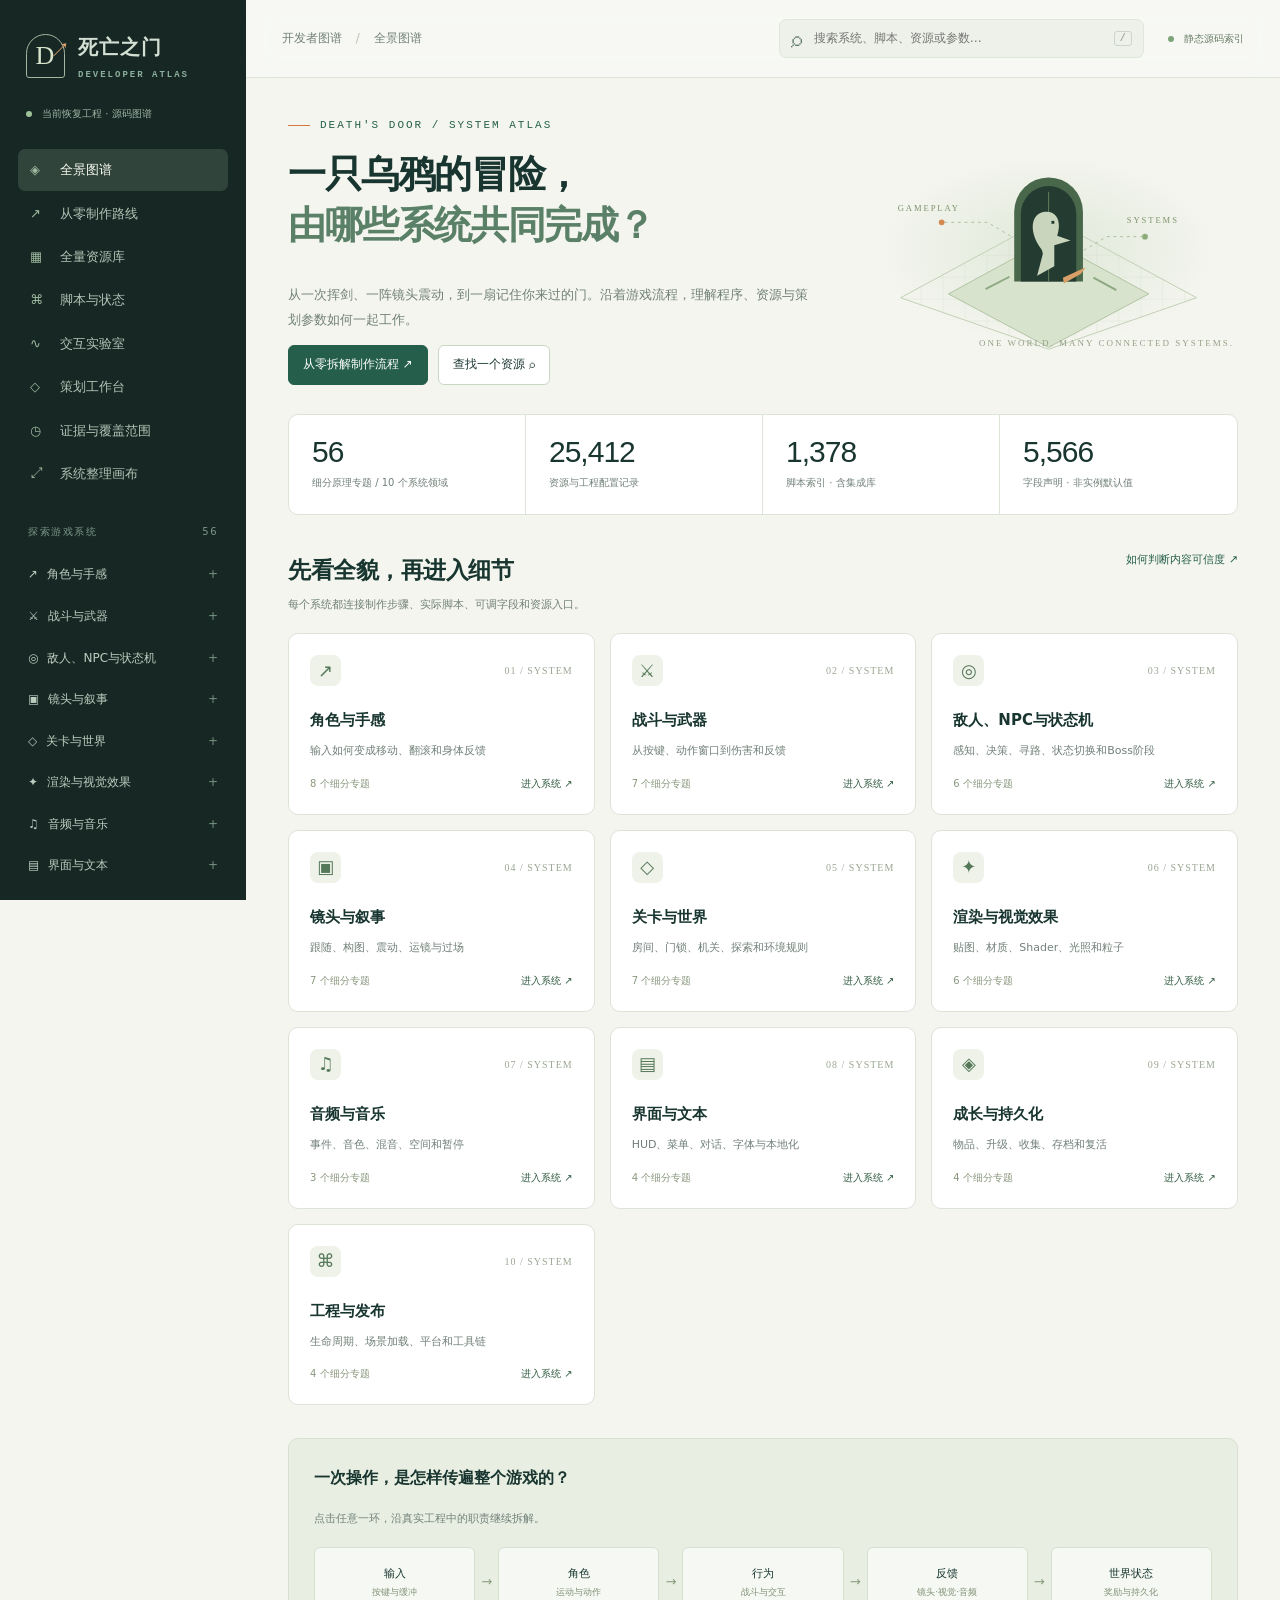
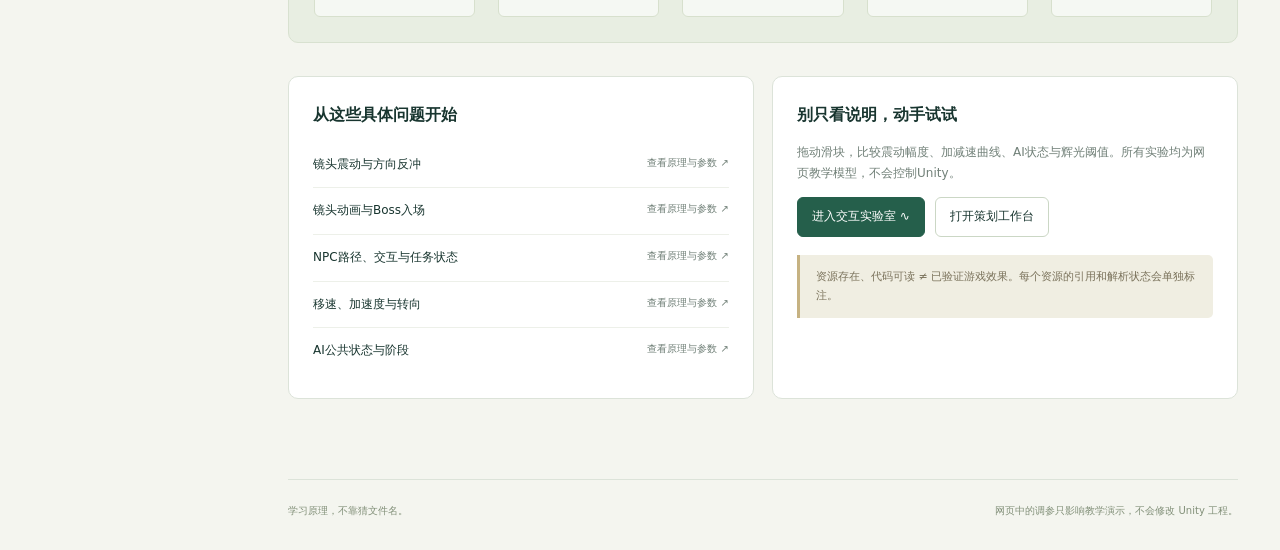
<file: index.html>
<!doctype html>
<html lang="zh-CN"><head><meta charset="utf-8"><meta name="viewport" content="width=device-width,initial-scale=1"><meta name="robots" content="noindex,nofollow"><meta name="description" content="面向策划的死亡之门开发者图谱：探索玩法系统、脚本职责、资源关系与可调参数。"><meta name="theme-color" content="#172724"><title>死亡之门 · 开发者图谱</title><link rel="stylesheet" href="style.css?v=20261022-map1"></head>
<body><a class="skip" href="#main">跳到内容</a><div class="shell"><aside id="sidebar"><a class="brand" href="#home"><span class="brand-mark">D<span>↗</span></span><span>死亡之门<small>DEVELOPER ATLAS</small></span></a><div class="edition"><i></i> 当前恢复工程 · 源码图谱</div><nav id="primary" aria-label="主导航"></nav><div class="side-label">探索游戏系统 <span id="topic-count"></span></div><nav id="system-nav" aria-label="系统分类"></nav><div class="sidebar-foot">Codex × Claude Code<br><span>程序原理 / 资源索引 / 策划入口</span></div></aside><div class="workspace"><header><button id="menu-toggle" class="icon-button" aria-label="展开导航">☰</button><div class="breadcrumb" id="breadcrumb">开发者图谱 <span>/</span> 总览</div><form id="search-form"><span>⌕</span><input id="global-search" type="search" placeholder="搜索系统、脚本、资源或参数…" aria-label="全站搜索"><kbd>/</kbd></form><a href="#coverage" class="header-status"><i></i> 静态源码索引</a></header><main id="main" tabindex="-1"><div class="loading">正在打开开发者图谱…</div></main><footer>学习原理，不靠猜文件名。<span>网页中的调参只影响教学演示，不会修改 Unity 工程。</span></footer></div></div><div id="drawer-backdrop" hidden></div><aside id="drawer" role="dialog" aria-modal="true" aria-labelledby="drawer-title" hidden></aside><div id="toast" role="status"></div><script type="module" src="app.js?v=20261022-organizer2-r1"></script></body></html>
</file>
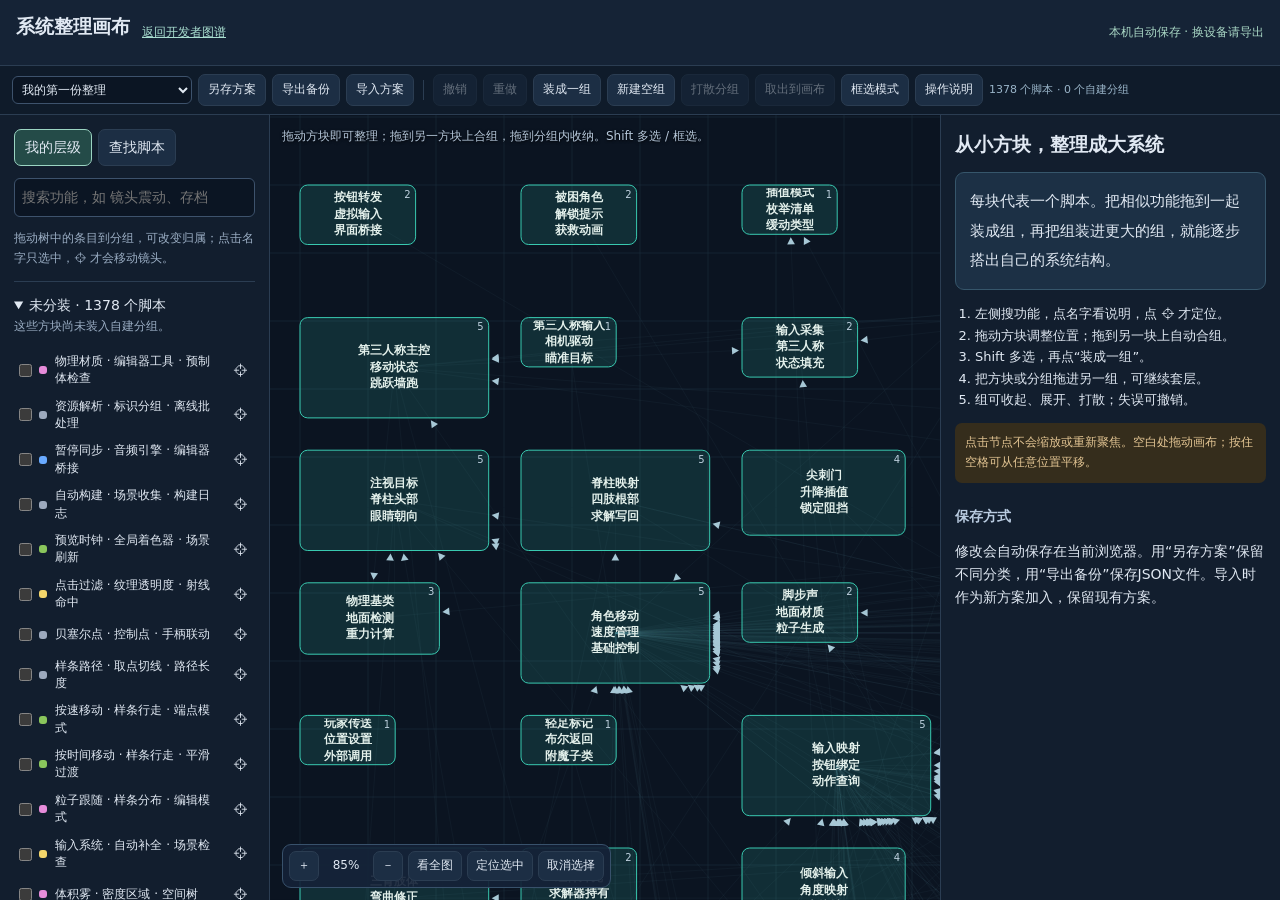
<file: map.html>
<!doctype html><html lang="zh-CN"><head><meta charset="utf-8"><meta name="viewport" content="width=device-width,initial-scale=1"><meta name="description" content="死亡之门脚本整理画布：关键词节点、复杂度大小、多层分组和可保存的分类方案"><title>系统整理画布 · 死亡之门</title><link rel="stylesheet" href="organizer.css?v=20261022-organizer2-r1"></head><body><div id="app"></div><script type="module" src="organizer.js?v=20261022-organizer2-r1"></script></body></html>
</file>
<file: style.css>
:root{--ink:#18352f;--muted:#718078;--paper:#f4f5ef;--white:#fff;--line:#dce3d9;--green:#255f4b;--orange:#d3773c;--soft:#eaf0e5;--side:#172724;--radius:14px}*{box-sizing:border-box}body{margin:0;background:var(--paper);color:var(--ink);font-family:'Noto Sans SC',system-ui,sans-serif;font-size:14px;line-height:1.8}a{color:inherit;text-decoration:none}button,input,select{font:inherit}button,a,input,select,summary{touch-action:manipulation}button{cursor:pointer}button:focus-visible,a:focus-visible,input:focus-visible,select:focus-visible,summary:focus-visible{outline:3px solid #dc9259;outline-offset:3px}button{color:inherit}button:disabled{opacity:.5;cursor:default}h1,h2,h3,h4,p{margin-top:0}h1{font-size:38px;line-height:1.35;letter-spacing:-1.4px;font-weight:600}h2{font-size:23px;letter-spacing:-.5px}h3{font-size:16px}small{font-size:12px}.shell{display:flex}#sidebar{width:246px;position:fixed;inset:0 auto 0 0;background:var(--side);color:#d4dfd4;overflow-y:auto;padding:29px 18px;z-index:40;scrollbar-width:thin}.brand{display:flex;gap:13px;align-items:center;padding:0 8px 22px;font-size:20px;letter-spacing:1px;font-weight:600}.brand small{display:block;font-family:'Space Grotesk',monospace;font-size:9px;letter-spacing:2px;color:#8baf9d;margin-top:2px}.brand-mark{position:relative;display:grid;place-content:center;width:39px;height:44px;border:1px solid #a1b7a1;border-radius:20px 20px 3px 3px;font:26px Georgia;color:#d8e5cc}.brand-mark span{position:absolute;right:-7px;top:2px;color:#e5a36b;font-size:20px}.edition{font-size:10px;color:#9eb4a3;padding:0 8px 24px}.edition i,.header-status i{display:inline-block;width:6px;height:6px;border-radius:50%;background:#9ec39b;margin-right:7px}.nav-item{display:flex;gap:11px;align-items:center;padding:9px 12px;margin:2px 0;border-radius:7px;color:#b2c4b6;font-size:13px}.nav-item.active{background:#31443b;color:#f6faf0}.nav-item:hover{background:#273b32}.nav-item .navicon{width:19px;color:#9fb99f}.side-label{font-size:10px;text-transform:uppercase;letter-spacing:1.5px;color:#7c9687;margin:29px 10px 13px;display:flex;justify-content:space-between}.system-group{padding:3px 0}.system-group summary{list-style:none;cursor:pointer;font-size:12px;padding:7px 10px;color:#bcccbf;display:flex;gap:9px}.system-group summary:after{content:'+';margin-left:auto;color:#759380}.system-group[open] summary:after{content:'−'}.system-group .topic-link{display:block;font-size:11px;color:#8fa795;padding:6px 8px 6px 35px;border-left:1px solid #354e3d;margin-left:17px}.topic-link:hover,.topic-link.active{color:#f0e4c9;background:#24392f}.sidebar-foot{font:11px/1.8 'Space Grotesk',sans-serif;border-top:1px solid #33453a;padding:25px 9px 0;margin-top:30px;color:#b4c2b5}.sidebar-foot span{color:#718d7c;font-family:system-ui;font-size:10px}.workspace{margin-left:246px;min-width:0;width:calc(100% - 246px)}header{height:78px;padding:0 36px;border-bottom:1px solid var(--line);display:flex;align-items:center;gap:24px;background:#f8f9f4e8;position:sticky;top:0;z-index:25;backdrop-filter:blur(14px)}.breadcrumb{white-space:nowrap;font-size:12px;color:var(--muted)}.breadcrumb span{margin:0 10px;color:#b8c2b4}#search-form{display:flex;align-items:center;gap:10px;background:#eef1e9;border:1px solid #e0e6da;border-radius:7px;padding:7px 11px;margin-left:auto;max-width:365px;width:40%}#search-form span{font-size:22px;line-height:1;color:#617b67}#global-search{width:100%;border:0;background:transparent;outline:none;font-size:12px;color:var(--ink);min-width:50px}kbd{font:10px monospace;border:1px solid #ccd5c7;border-radius:3px;padding:1px 5px;color:#89957f}.header-status{font-size:10px;color:#687d65;white-space:nowrap}.header-status i{background:#7da578}.icon-button{border:0;background:transparent;font-size:19px}#menu-toggle{display:none}main{max-width:1480px;padding:38px 42px 60px;margin:auto;min-height:85vh}.eyebrow{font-family:'Space Grotesk',monospace;font-size:11px;letter-spacing:2px;color:var(--green);margin-bottom:13px;display:flex;align-items:center;gap:10px}.eyebrow:before{content:'';width:22px;height:1px;background:var(--orange)}.hero{display:grid;grid-template-columns:1.4fr 1fr;gap:40px;margin-bottom:29px;align-items:center}.hero p{color:var(--muted);max-width:570px;font-size:13px;line-height:1.9}.hero h1 em{font-style:normal;color:#5a8067}.hero-art{height:210px;position:relative;background:radial-gradient(ellipse,#e0e8d8 0%,transparent 65%);display:grid;place-items:center}.hero-art svg{width:100%;height:100%}.label-tiny{font:9px 'Space Grotesk';letter-spacing:2px}.buttons{display:flex;gap:10px;flex-wrap:wrap}.btn{display:inline-flex;justify-content:center;align-items:center;gap:7px;border:1px solid #cbd7c5;border-radius:6px;background:white;padding:8px 14px;font-size:12px}.btn.primary{background:var(--green);color:white;border-color:var(--green)}.btn:hover{filter:brightness(.96)}.btn.small{padding:5px 10px;font-size:11px}.notice{border-left:3px solid #c6b282;background:#f0eee2;padding:12px 16px;font-size:11px;color:#7a725b;border-radius:0 5px 5px 0;margin:18px 0 24px}.stats{display:grid;grid-template-columns:repeat(4,1fr);background:#fff;border:1px solid var(--line);border-radius:10px;margin:25px 0 35px}.stat{padding:20px 23px;border-right:1px solid var(--line)}.stat:last-child{border:0}.stat strong{display:block;font:30px 'Space Grotesk',sans-serif;font-weight:500;letter-spacing:-1px}.stat small{font-size:10px;color:var(--muted)}.section-heading{display:flex;align-items:flex-start;justify-content:space-between;gap:20px;margin-bottom:18px}.section-heading h2{margin-bottom:4px}.section-heading p{font-size:11px;color:var(--muted);margin-bottom:0}.text-link{font-size:11px;color:var(--green);white-space:nowrap}.grid{display:grid;grid-template-columns:repeat(3,1fr);gap:15px}.system-card{border:1px solid var(--line);background:white;border-radius:10px;padding:21px;position:relative;transition:transform .15s,border-color .15s;min-height:171px}.system-card:hover{transform:translateY(-3px);border-color:#98b198}.system-card .top{display:flex;justify-content:space-between;align-items:center;margin-bottom:21px}.system-card .symbol{width:31px;height:31px;background:#eef2e8;border-radius:8px;display:grid;place-content:center;font-size:18px;color:#557859}.system-card .index{font:10px 'Space Grotesk';color:#9aa693;letter-spacing:1px}.system-card h3{margin-bottom:7px;font-size:15px}.system-card p{font-size:11px;color:var(--muted);margin-bottom:14px}.system-card .card-foot{font-size:10px;color:#8a987e;display:flex;justify-content:space-between}.system-card .card-foot span:last-child{color:#325c43}.flow-panel{margin:33px 0;background:#e8eee2;border-radius:10px;padding:25px;border:1px solid #d8e1d0}.flow{display:flex;gap:6px;align-items:center;justify-content:space-between}.flow a{flex:1;text-align:center;background:#fff9;padding:16px 6px;border:1px solid #d7e0cd;border-radius:6px;font-size:11px}.flow a:hover{background:white}.flow .arrow{color:#8b9d80;font-size:13px}.flow small{display:block;color:#829176;font-size:9px}.two-col{display:grid;grid-template-columns:1fr 1fr;gap:18px}.panel{background:white;border:1px solid var(--line);border-radius:10px;padding:24px;margin-bottom:20px}.panel h3{margin-bottom:12px}.panel p{font-size:12px;color:var(--muted)}.topic-row{display:flex;justify-content:space-between;padding:12px 0;border-bottom:1px solid #edf0e9;font-size:12px;gap:12px}.topic-row:last-child{border:0}.topic-row small{color:var(--muted);font-size:10px}.tag{display:inline-flex;gap:5px;align-items:center;border:1px solid #d8e2cf;background:#edf3e7;color:#5b7852;border-radius:4px;font-size:10px;padding:2px 7px;font-weight:400}.tag.warm{background:#fbf0df;border-color:#ecd6b8;color:#a47840}.tag.gray{background:#f2f3ee;border-color:#e0e4d9;color:#7d8874}.topic-head{max-width:850px;margin-bottom:28px}.topic-head h1{font-size:32px;margin:13px 0}.topic-head p{font-size:14px;color:#697b6d;line-height:2}.detail-layout{display:grid;grid-template-columns:minmax(0,1fr) 228px;gap:26px}.detail-layout section{scroll-margin-top:98px}.toc{position:sticky;top:105px;align-self:start;border-left:1px solid #d3ddcc;padding-left:20px}.toc h4{font-size:10px;letter-spacing:1px;color:var(--muted)}.toc a{display:block;font-size:11px;padding:7px 0;color:#62775f}.toc .mini-info{margin-top:25px;font-size:10px;color:#85917d;border-top:1px solid #d8e2cd;padding-top:17px}.steps{counter-reset:step;display:flex;flex-direction:column;gap:0}.step{display:flex;gap:16px;padding:15px 0;border-bottom:1px dashed #dfe5d7;align-items:flex-start}.step:before{counter-increment:step;content:counter(step,decimal-leading-zero);font:13px 'Space Grotesk';background:var(--soft);padding:5px 8px;border-radius:4px;color:var(--green)}.step h4{font-size:13px;margin:1px 0 5px}.step p{margin:0;font-size:11px}.table-wrap{overflow:auto;max-width:100%}table{width:100%;border-collapse:collapse;text-align:left;font-size:11px}th{background:#f1f4eb;color:#6d8065;font-weight:500;padding:10px 12px;white-space:nowrap}td{padding:11px 12px;border-bottom:1px solid #e7ecdf;vertical-align:top}td code{font-size:11px;color:#305f47;word-break:break-word}code{font:11px/1.7 'Space Grotesk',monospace}.path{display:block;font:10px/1.7 monospace;overflow-wrap:anywhere;color:#8b967f}.script-chip{display:inline-flex;align-items:center;gap:7px;padding:7px 10px;margin:0 5px 7px 0;border:1px solid #d4dfc9;border-radius:5px;background:#f5f8f0;font:11px 'Space Grotesk';cursor:pointer}.script-chip:hover{background:#e5eddc}.script-chip span{font-family:system-ui;font-size:9px;color:#849779}.code-card{background:#182b24;border-radius:8px;color:#cee1cc;padding:20px;overflow:auto;font:11px/1.9 monospace;white-space:pre-wrap}.filterbar{display:flex;gap:9px;flex-wrap:wrap;align-items:center;margin:22px 0 15px}.filterbar input{flex:1;min-width:170px;border:1px solid #d6dfce;border-radius:6px;padding:10px 13px;background:white}.filterbar select{border:1px solid #d6dfce;border-radius:6px;padding:9px;background:white;font-size:11px;max-width:220px}.result-note{display:flex;justify-content:space-between;color:var(--muted);font-size:11px;margin:10px 0}.data-list{background:white;border:1px solid var(--line);border-radius:8px;overflow:hidden}.resource-row{width:100%;display:grid;grid-template-columns:34px minmax(0,1fr) 120px 72px 18px;gap:13px;text-align:left;padding:14px 18px;align-items:center;background:white;border:0;border-bottom:1px solid #e8eddf}.resource-row:hover{background:#f7f9f0}.resource-row strong{display:block;font-size:12px;font-weight:500;overflow:hidden;text-overflow:ellipsis;white-space:nowrap}.resource-row small{color:var(--muted);font-size:10px}.type-icon{background:#eef2e7;color:#6e8765;width:30px;height:32px;border-radius:4px;display:grid;place-content:center;font:9px monospace}.pagination{display:flex;justify-content:space-between;align-items:center;padding:17px 0;font-size:11px;color:var(--muted)}.pagination .btn{font-size:11px;padding:5px 12px}.empty,.loading{text-align:center;padding:60px 20px;color:var(--muted)}.demo{border:1px solid #d4dfca;border-radius:10px;background:#fff;overflow:hidden;margin-bottom:22px}.demo-heading{display:flex;justify-content:space-between;padding:17px 22px;border-bottom:1px solid #e1e8da;align-items:center}.demo-heading h3{margin:0}.demo-content{display:grid;grid-template-columns:minmax(0,1fr) 220px;min-height:260px}.demo-stage{position:relative;background:#e9eee2;min-height:260px;overflow:hidden}.demo-stage canvas{width:100%;height:100%;position:absolute;inset:0}.demo-controls{padding:20px;background:#fafbf6;border-left:1px solid #dfe5d7}.control{display:block;margin-bottom:16px;font-size:11px}.control .control-label{display:flex;justify-content:space-between}.control output{font-family:'Space Grotesk';color:#b2783e}.control input[type=range]{display:block;width:100%;accent-color:#4b7752;margin:10px 0}.control select{max-width:100%;width:100%;padding:6px;margin-top:7px;border:1px solid #d4ddc9;background:white;border-radius:4px;font-size:11px}.demo-note{padding:11px 20px;background:#f7f9f0;font-size:10px;color:#7d8c73;border-top:1px solid #e2e8d9}.state-buttons{display:flex;gap:6px;flex-wrap:wrap;padding:0 20px 17px;background:#e9eee2}.state-buttons button{font-size:10px;border:1px solid #bdcdb1;border-radius:4px;padding:5px 8px;background:#ffffffb0}.lab-grid{display:grid;grid-template-columns:1fr 1fr;gap:16px}.lab-tile{background:white;padding:23px;border:1px solid #d6dfcf;border-radius:8px}.lab-tile h3{margin-bottom:8px}.lab-tile p{font-size:12px;color:var(--muted)}.lab-tile .symbol{font-size:27px;color:#9cae8d;margin-bottom:18px}.callout-grid{display:grid;grid-template-columns:repeat(3,1fr);gap:12px}.callout{padding:18px;background:#f1f5ea;border:1px solid #dee6d4;border-radius:8px}.callout h4{font-size:12px;margin-bottom:8px}.callout p{font-size:11px;margin-bottom:0}.pill-row{display:flex;gap:7px;flex-wrap:wrap;margin:10px 0 20px}.pill{font-size:11px;padding:6px 12px;border-radius:20px;border:1px solid #d7e1cb;background:white}.pill.active{color:white;background:var(--green);border-color:var(--green)}footer{font-size:10px;color:#829079;border-top:1px solid var(--line);margin:0 42px;padding:22px 0 30px;display:flex;justify-content:space-between;gap:20px}.skip{position:fixed;top:-70px;left:20px;z-index:100;background:white;padding:10px}.skip:focus{top:10px}#drawer-backdrop{position:fixed;inset:0;background:#0c1b19a0;z-index:80;backdrop-filter:blur(2px)}#drawer{position:fixed;inset:0 0 0 auto;width:min(780px,93vw);background:var(--paper);z-index:90;overflow:auto;box-shadow:-20px 0 80px #102b2433;padding:30px}#drawer h2{font-size:23px;overflow-wrap:anywhere;margin:20px 0 10px}.drawer-toolbar{display:flex;align-items:center;justify-content:space-between;gap:10px}.drawer-toolbar .icon-button{border:1px solid #d4dfca;background:white;border-radius:5px;padding:4px 10px}.drawer-tabs{margin-top:22px;border-bottom:1px solid #d6dfcd;display:flex;gap:20px;flex-wrap:wrap}.drawer-tabs button{border:0;background:transparent;padding:10px 0;font-size:12px;color:#6a7d61}.drawer-tabs button.active{color:#215c3e;border-bottom:2px solid #215c3e}.drawer-body{padding-top:23px}#toast{position:fixed;bottom:25px;left:50%;transform:translate(-50%,20px);opacity:0;transition:.2s;background:#193c2d;color:white;padding:10px 20px;border-radius:7px;z-index:110;font-size:12px;pointer-events:none}#toast.visible{opacity:1;transform:translate(-50%,0)}.coverage-meter{height:8px;background:#e2e9da;border-radius:5px;overflow:hidden;margin:14px 0}.coverage-meter span{display:block;background:#83a572;height:100%}.unit-note{font-size:10px;color:#8c977f}.hero-note{font:9px 'Space Grotesk';letter-spacing:2px;color:#96a288;position:absolute;bottom:7px;right:4px}.recipe-check{display:flex;gap:12px;padding:13px 0;border-bottom:1px solid #e2e8d9;cursor:pointer}.recipe-check input{accent-color:var(--green);margin-top:6px}.recipe-check.done strong{text-decoration:line-through;color:#8c9a81}.recipe-check strong{font-size:12px;font-weight:500}.recipe-check small{display:block;color:var(--muted);font-size:10px}.mobile-only{display:none}
@media(min-width:1600px){main{padding:45px 65px}header{padding:0 60px}.hero h1{font-size:44px}.system-card{padding:26px}}
@media(max-width:1190px){#sidebar{width:220px;padding:25px 13px}.workspace{margin-left:220px;width:calc(100% - 220px)}main{padding:30px 25px}header{padding:0 25px;gap:15px}.header-status{display:none}.hero{gap:15px}.hero h1{font-size:31px}.detail-layout{grid-template-columns:minmax(0,1fr)}.toc{display:none}.demo-content{grid-template-columns:minmax(0,1fr) 180px}.grid{gap:10px}.system-card{padding:17px}.resource-row{grid-template-columns:30px minmax(0,1fr) 100px 55px 12px}}
@media(max-width:820px){#sidebar{transform:translateX(-100%);transition:transform .2s;width:246px}body.nav-open #sidebar{transform:none}.workspace{margin-left:0;width:100%}#menu-toggle{display:block}header{height:66px;padding:0 16px;gap:12px}.breadcrumb{display:none}#search-form{width:100%;max-width:none}main{padding:25px 18px 45px}.hero{grid-template-columns:1fr}.hero-art{display:none}.hero h1{font-size:32px}.stats{grid-template-columns:repeat(2,1fr)}.stat:nth-child(2){border-right:0}.stat:nth-child(-n+2){border-bottom:1px solid var(--line)}.grid{grid-template-columns:repeat(2,1fr)}.two-col,.lab-grid{grid-template-columns:1fr}.flow{flex-wrap:wrap;gap:8px}.flow a{flex:1 1 27%}.flow .arrow{display:none}.flow-panel{padding:20px}.callout-grid{grid-template-columns:1fr}.resource-row{grid-template-columns:26px minmax(0,1fr) 70px 12px;gap:9px;padding:12px}.resource-row .size-cell{display:none}.resource-row .type-cell{font-size:9px}.demo-content{grid-template-columns:1fr}.demo-controls{border-left:0;border-top:1px solid #dce5d1;display:grid;grid-template-columns:1fr 1fr;gap:13px}.demo-controls .btn{align-self:start}.control{margin:0}.demo-stage{height:260px}footer{margin:0 18px;display:block}footer span{display:block;margin-top:7px}#drawer{padding:20px}.topic-head h1{font-size:27px}.panel{padding:18px}.section-heading h2{font-size:20px}}
@media(prefers-reduced-motion:reduce){*{scroll-behavior:auto!important;transition:none!important}}

.script-role{font-weight:400;color:#64835b;margin-left:8px;font-size:11px}.script-blurb{display:-webkit-box;-webkit-line-clamp:2;-webkit-box-orient:vertical;overflow:hidden;white-space:normal;font-size:11px;line-height:1.8;color:#6a7f63;margin:5px 0}.script-analysis .analysis-summary{color:#294b38;font-size:14px;line-height:2}.script-analysis li{font-size:12px;color:#64765d;line-height:1.9;margin:7px 0}.script-analysis h3{margin-top:22px}
</file>
<file: organizer.css>
:root{color-scheme:dark;--bg:#0c1421;--panel:#121e2e;--line:#2b3d52;--text:#e1e9f3;--muted:#9aadc3;--accent:#8ecdbb}*{box-sizing:border-box}html,body,#app{height:100%;margin:0}body{font:14px/1.65 system-ui,'Microsoft YaHei',sans-serif;background:var(--bg);color:var(--text)}button,input,select,textarea{font:inherit;color:inherit}button,a{touch-action:manipulation}button{cursor:pointer;border:1px solid var(--line);background:#1c2e44;border-radius:7px;padding:6px 10px}button:hover{background:#2c4560}button:disabled{opacity:.4;cursor:default}button:focus-visible,input:focus-visible,select:focus-visible,textarea:focus-visible,a:focus-visible{outline:2px solid #addfcd;outline-offset:2px}a{color:#a9ded0}input,select,textarea{border:1px solid #3d526c;border-radius:6px;background:#0b1523;padding:7px;width:100%}textarea{resize:vertical;min-height:85px}label{cursor:pointer}input[type=checkbox],input[type=radio]{width:auto;accent-color:#77c7b6}input[type=color]{width:44px;padding:2px;min-height:30px}h1,h2,h3,p{margin:0 0 12px}h1{font-size:19px;white-space:nowrap}h2{font-size:19px}h3{font-size:14px;color:#b9cbe0;margin-top:22px}small,.muted{font-size:12px;color:var(--muted)}.app{display:flex;flex-direction:column;height:100%;overflow:hidden}.topbar{display:flex;align-items:center;gap:12px;padding:11px 16px;border-bottom:1px solid var(--line);background:#152336;flex-wrap:wrap}.topbar a{font-size:12px}.save-state{font-size:12px;color:#a9d7c5;margin-left:auto}.toolbar{display:flex;align-items:center;flex-wrap:wrap;gap:6px;padding:8px 12px;background:#0f1b2a;border-bottom:1px solid var(--line)}.toolbar button{font-size:12px;padding:5px 9px}.toolbar select{width:180px;font-size:12px;padding:5px}.divider{height:20px;width:1px;background:var(--line);margin:0 3px}.layout{display:grid;grid-template-columns:270px minmax(0,1fr) 340px;flex:1;min-height:0}.left,.right{overflow:auto;min-width:0;background:var(--panel);padding:14px;scrollbar-width:thin;overflow-wrap:anywhere}.left{border-right:1px solid var(--line)}.right{border-left:1px solid var(--line)}.canvas-wrap{position:relative;min-width:0;min-height:0}#board{width:100%;height:100%;display:block;touch-action:none;outline:0}#board:focus-visible{box-shadow:inset 0 0 0 2px #a9ded0}.canvas-tools{position:absolute;bottom:12px;left:12px;display:flex;gap:5px;flex-wrap:wrap;max-width:calc(100% - 24px);background:#142237e8;padding:6px;border:1px solid #38516b;border-radius:9px}.canvas-tools button{font-size:12px;padding:4px 8px}.hint{position:absolute;top:12px;left:12px;right:12px;font-size:12px;color:#b6c8db;pointer-events:none;text-shadow:0 1px 3px #000}.zoom-label{align-self:center;font-size:12px;min-width:44px;text-align:center}.search{margin-bottom:12px}.section{border-top:1px solid var(--line);padding-top:12px;margin-top:12px}.tabs{display:flex;gap:6px;margin-bottom:12px}.tabs button.active{border-color:#9bd4c2;background:#244b48}.tree-row{display:flex;gap:4px;align-items:center;min-height:34px;border-radius:6px;margin:2px 0;border:1px solid transparent;padding-right:3px}.tree-row:hover{background:#1e3148}.tree-row.selected{background:#2b4e57;border-color:#71b5ae}.tree-row.drag-over{border-color:#ffd07a;background:#50432a}.tree-row button{border:0;background:transparent;padding:3px 4px;min-width:20px}.tree-name{flex:1;min-width:0;text-align:left;font-size:12px;line-height:1.45;overflow-wrap:anywhere}.tree-name small{display:block;font-size:10px}.tree-color{height:8px;width:8px;border-radius:3px;flex-shrink:0}.tree-select{flex-shrink:0}.row{display:flex;align-items:center;gap:7px;margin:7px 0}.row>*{min-width:0}.row label{display:flex;align-items:center;gap:6px}.row .grow{flex:1}.chips{display:flex;gap:5px;flex-wrap:wrap;margin-bottom:12px}.chip{font-size:12px;border:1px solid #41546b;border-radius:20px;padding:2px 8px;background:#20334a}.color-grid{display:grid;grid-template-columns:1fr 1fr;gap:4px}.color-grid label{font-size:11px;display:flex;align-items:center;gap:5px}.dot{height:9px;width:9px;display:inline-block;flex-shrink:0;border-radius:3px}.plain-brief{font-size:15px;line-height:1.95;padding:14px;background:#1c3045;border:1px solid #36566b;border-radius:9px}.path{font:11px/1.6 ui-monospace,monospace;word-break:break-all;color:#8fa9c6;margin-bottom:12px}.metric{padding:8px 10px;border-left:3px solid #86b8de;background:#1a2a3d;font-size:12px;margin:10px 0}.warning{background:#352d1c;color:#e3c593;padding:10px;border-radius:7px;font-size:12px}.parameter{padding:9px 0;border-bottom:1px solid var(--line)}.parameter strong{font-size:13px}.parameter code,.right code{font:11px/1.6 ui-monospace,monospace;color:#a8cee5;overflow-wrap:anywhere}.parameter .original{font:11px/1.6 ui-monospace,monospace;color:#89a2bc}.parameter p{font-size:12px;color:#b5c5d9;margin:4px 0}.right details{border-top:1px solid var(--line);padding:8px 0}.right summary{cursor:pointer;color:#c4d4e7}.right ul{padding-left:20px;font-size:13px}.relation{padding:8px 0;border-bottom:1px solid var(--line);font-size:12px}.relation button{font-size:12px;padding:3px 7px}.relation .goto{max-width:100%;text-align:left}.right .actions{display:flex;gap:6px;flex-wrap:wrap}.right .actions button{font-size:12px}.field-label{display:block;font-size:12px;margin:13px 0 5px;color:#b2c9dd}.breadcrumb{font-size:11px;color:#a4b6cf;margin-bottom:8px}.status-line{font-size:11px;color:#90abc5;margin-top:10px}.mobile-button{display:none}.toast{position:fixed;left:50%;bottom:24px;transform:translateX(-50%);max-width:90%;padding:10px 18px;background:#dceee7;color:#183a32;border-radius:9px;z-index:200;box-shadow:0 8px 40px #0008}.toast[hidden]{display:none}dialog{width:min(520px,92vw);background:#15283c;color:var(--text);border:1px solid #6a8ca9;border-radius:12px;padding:24px}dialog::backdrop{background:#050b15b8}dialog .actions{display:flex;justify-content:flex-end;gap:8px;margin-top:18px}.empty{color:var(--muted);padding:10px 0;font-size:13px}.empty-tree{padding:12px;border:1px dashed #435b76;border-radius:8px;font-size:12px;color:#b5c7d8}.toolbar .active{border-color:#b2e5d2;color:#c4f4df;background:#24473c}.save-failed{color:#f8b273}.tree-footer{margin:12px 0;font-size:11px;color:#95abc1}.help-list{font-size:13px;padding-left:20px}.tooltip{position:absolute;pointer-events:none;background:#e3eee8;color:#1c3b33;border-radius:6px;padding:4px 8px;font-size:12px;z-index:10;max-width:240px}.color-line{height:3px;display:inline-block;width:20px;margin-right:6px;vertical-align:middle}#loading{padding:40px;font-size:17px}.loading-sub{display:block;font-size:13px;color:#9fb4ca;margin-top:12px}.loading-error{color:#ffc78b}.shortcuts{font-size:11px;color:#96acc4}.search-result{display:flex;gap:4px;margin:4px 0;align-items:center}.search-result>button:first-child{flex:1;text-align:left;min-width:0;font-size:12px}.group-path{font-size:11px;color:#c6bc90}.plan-label{font-size:12px;color:#b7d1df}.draw-count{font-size:11px;color:#9ab5c9}.sizing-demo{display:flex;align-items:flex-end;gap:5px;margin:8px 0}.sizing-demo span{display:grid;place-content:center;background:#21483f;border:1px solid #69aa91;border-radius:4px;font-size:10px}.toolbar .danger{color:#f1ba9b}button[aria-pressed=true]{border-color:#a9ded0;background:#31594d}
@media(max-width:1100px){.layout{grid-template-columns:235px minmax(0,1fr) 300px}.toolbar select{width:150px}}
@media(max-width:880px){.layout{display:flex;flex-direction:column}.left,.right{display:none;border:0;max-height:40vh;flex:0 0 auto;padding:12px}.left.open,.right.open{display:block}.canvas-wrap{flex:1;min-height:210px;order:1}.left{order:0}.right{order:2}.mobile-button{display:inline-block}.topbar{gap:8px;padding:9px 12px}h1{font-size:17px}.save-state{width:100%;margin-left:0}.toolbar{max-height:130px;overflow:auto;gap:5px;padding:6px}.toolbar .divider{display:none}.toolbar select{width:150px}.hint{font-size:11px}.right.open{min-height:170px}.canvas-tools{bottom:8px;left:8px}.toolbar button{font-size:11px;padding:5px 7px}}
</file>
